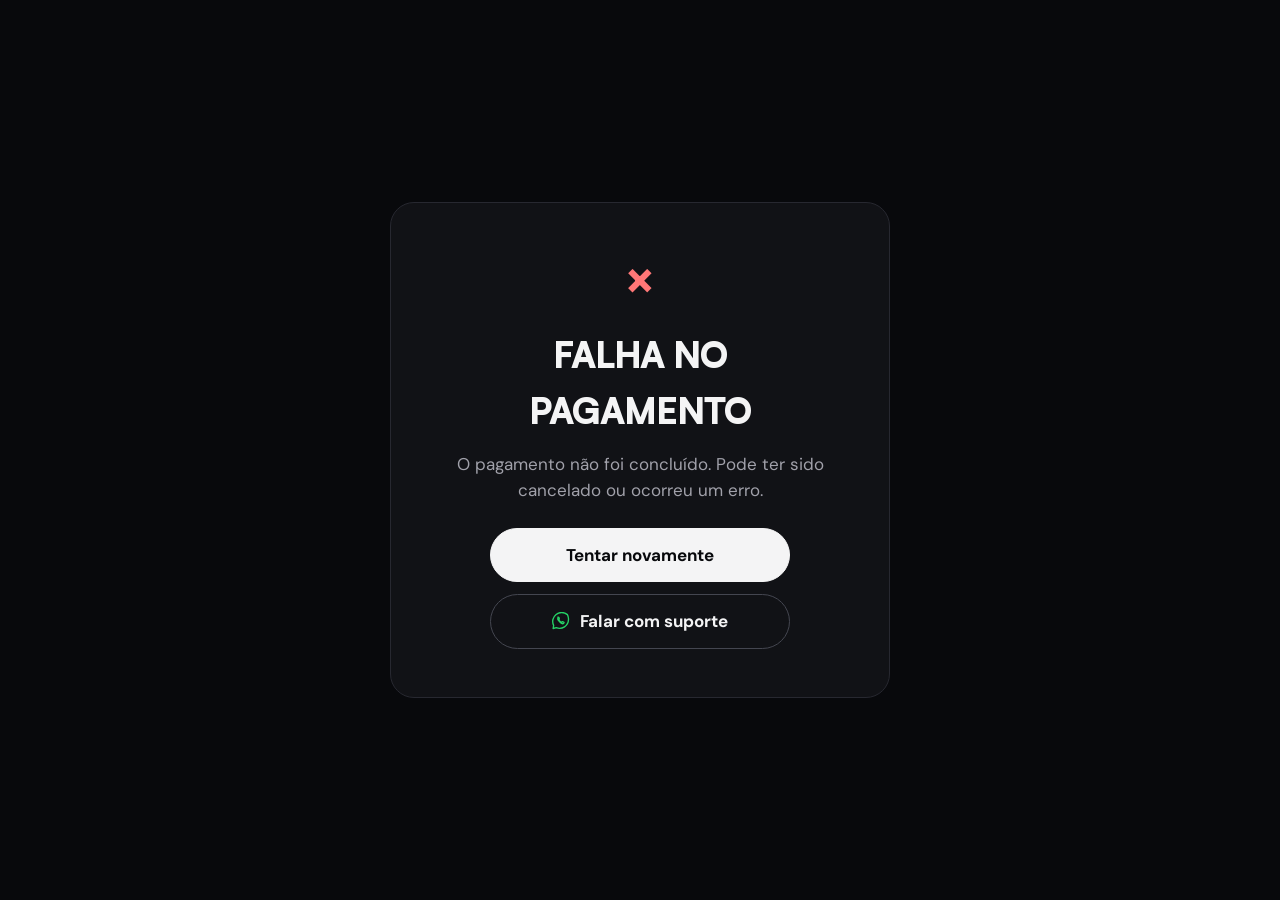
<file: failure.html>
<!DOCTYPE html>
<html lang="pt-BR">
<head>
  <meta charset="UTF-8">
  <meta name="viewport" content="width=device-width, initial-scale=1.0">
  <title>Falha no Pagamento | Yan Epifanio</title>
  <meta name="robots" content="noindex,nofollow">
  <link rel="preconnect" href="https://fonts.googleapis.com">
  <link rel="preconnect" href="https://fonts.gstatic.com" crossorigin>
  <link href="https://fonts.googleapis.com/css2?family=DM+Sans:wght@400;500;600;700&display=swap" rel="stylesheet">
  <link rel="stylesheet" href="css/yan.css?v=18">
  
  <!-- Google Analytics 4 -->
  <script async src="https://www.googletagmanager.com/gtag/js?id=G-MB823YVY9Y"></script>
  <script>
    window.dataLayer = window.dataLayer || [];
    function gtag(){dataLayer.push(arguments);}
    gtag('js', new Date());
    gtag('config', 'G-MB823YVY9Y');
    // Rastrear falha
    gtag('event', 'payment_failed', {
      status: 'failed'
    });
  </script>
</head>
<body>
  <main class="status-page">
    <section class="status-card" aria-labelledby="status-title">
      <div class="status-icon status-icon--failure" aria-hidden="true">×</div>
      <h1 class="status-title" id="status-title">Falha no pagamento</h1>
      <p class="status-message">O pagamento não foi concluído. Pode ter sido cancelado ou ocorreu um erro.</p>
      <div class="status-actions">
        <a class="btn btn--accent" href="https://yanepifanio.com.br">Tentar novamente</a>
        <a class="btn btn--whatsapp" href="https://wa.me/5585996149074?text=Ol%C3%A1%20Yan%2C%20tive%20problemas%20no%20pagamento"><svg width="18" height="18" viewBox="0 0 24 24" fill="none" stroke="currentColor" stroke-width="1.8" stroke-linecap="round" stroke-linejoin="round" aria-hidden="true"><path d="M20.52 3.48A11.9 11.9 0 0 0 2.2 17.9L1.5 22l4.2-1.1A11.9 11.9 0 0 0 22 10.1a11.8 11.8 0 0 0-1.48-6.62Z"/><path d="M8.3 7.7c-.2.2-.6.7-.6 1.3 0 .5.3 1.4.7 2 .7.7 1.7 2.1 2.6 2.9.9.8 2.3 1.7 3.1 1.7.6 0 1.1-.2 1.4-.6l.5-.8c.1-.2.1-.4-.1-.5l-1.8-.9c-.2-.1-.3 0-.5.2l-.6.7c-.1.1-.3.1-.5 0-.5-.2-1.3-.6-2-1.3-.7-.7-1.1-1.5-1.3-2-.1-.2-.1-.4 0-.5l.5-.6c.1-.2.2-.3.1-.5l-.8-1.8c-.1-.2-.3-.2-.5-.2l-.7.1Z"/></svg>Falar com suporte</a>
      </div>
    </section>
  </main>
</body>
</html>
</file>
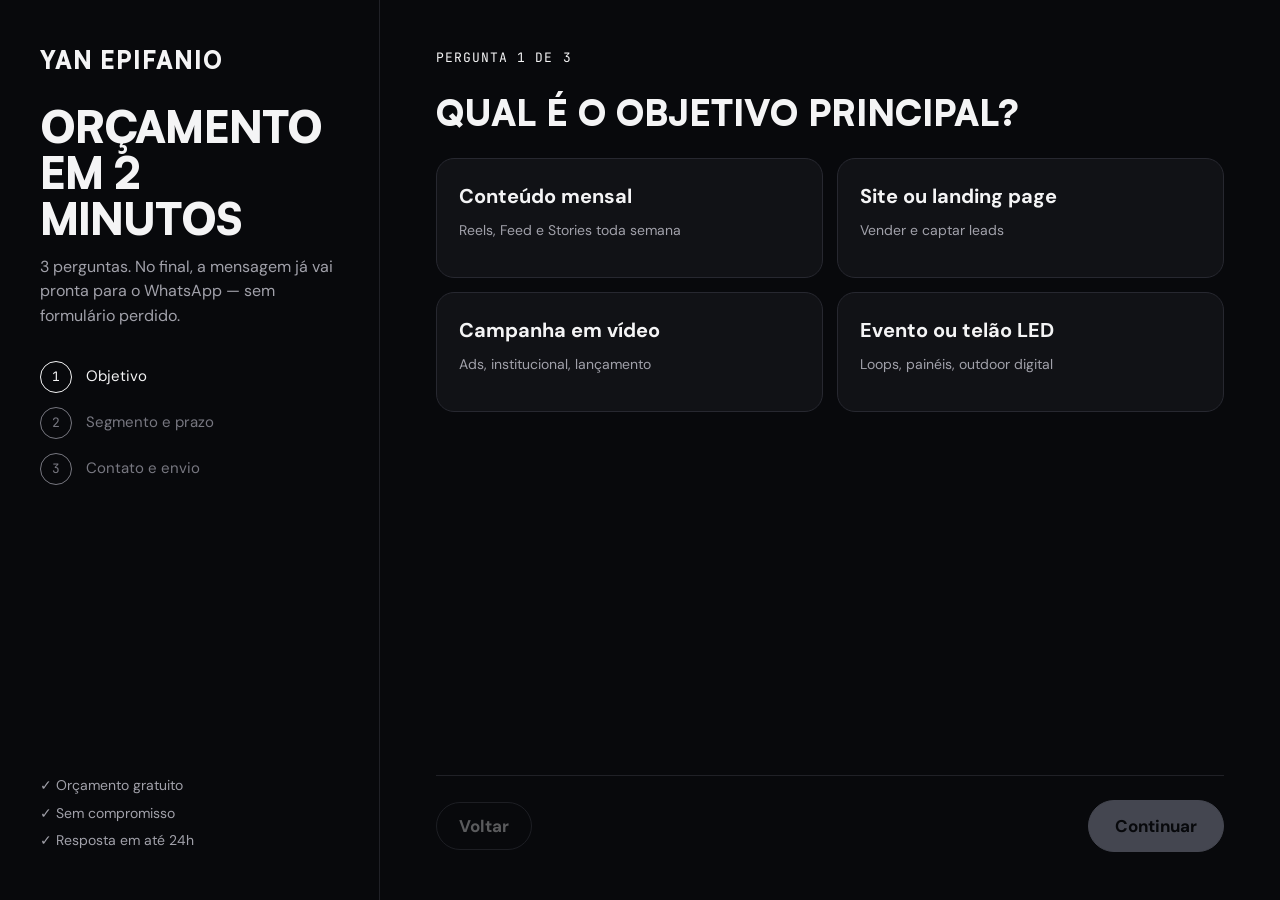
<file: orcamento.html>
<!DOCTYPE html>
<html lang="pt-BR">
<head>
  <meta charset="UTF-8">
  <meta name="viewport" content="width=device-width, initial-scale=1.0">
  <title>Orçamento em 2 minutos — Yan Epifanio</title>
  <meta name="description" content="3 perguntas. No final, a mensagem já vai pronta para o WhatsApp — sem formulário perdido.">
  <meta name="theme-color" content="#0d0d0b">
  <meta name="robots" content="noindex">

  <link rel="preconnect" href="https://fonts.googleapis.com">
  <link rel="preconnect" href="https://fonts.gstatic.com" crossorigin>
  <link href="https://fonts.googleapis.com/css2?family=DM+Sans:opsz,wght@9..40,400;9..40,500;9..40,700&family=JetBrains+Mono:wght@400;500&display=swap" rel="stylesheet">
  <link rel="stylesheet" href="css/yan.css?v=18">
</head>
<body>

  <div class="quiz" id="quiz" data-whats="5585996149074">

    <aside class="quiz__aside">
      <a class="quiz__logo" href="index.html">YAN EPIFANIO</a>
      <div class="quiz__intro">
        <h1 class="quiz__title">Orçamento em 2 minutos</h1>
        <p>3 perguntas. No final, a mensagem já vai pronta para o WhatsApp — sem formulário perdido.</p>
      </div>
      <ol class="quiz__steps" id="quiz-steps" aria-label="Etapas">
        <li class="quiz__step is-current" data-step="1"><span class="quiz__step-num" aria-hidden="true">1</span><span>Objetivo</span></li>
        <li class="quiz__step" data-step="2"><span class="quiz__step-num" aria-hidden="true">2</span><span>Segmento e prazo</span></li>
        <li class="quiz__step" data-step="3"><span class="quiz__step-num" aria-hidden="true">3</span><span>Contato e envio</span></li>
      </ol>
      <ul class="quiz__perks">
        <li>Orçamento gratuito</li><li>Sem compromisso</li><li>Resposta em até 24h</li>
      </ul>
    </aside>

    <main class="quiz__main">

      <!-- pergunta 1 -->
      <section class="quiz__panel" data-panel="1">
        <span class="eyebrow">PERGUNTA 1 DE 3</span>
        <h2 class="quiz__q">Qual é o objetivo principal?</h2>
        <div class="goals" role="group" aria-label="Objetivo" data-pick="goal">
          <button class="goal" type="button" aria-pressed="false" data-value="Conteúdo mensal"><span class="goal__title">Conteúdo mensal</span><span class="goal__sub">Reels, Feed e Stories toda semana</span></button>
          <button class="goal" type="button" aria-pressed="false" data-value="Site ou landing page"><span class="goal__title">Site ou landing page</span><span class="goal__sub">Vender e captar leads</span></button>
          <button class="goal" type="button" aria-pressed="false" data-value="Campanha em vídeo"><span class="goal__title">Campanha em vídeo</span><span class="goal__sub">Ads, institucional, lançamento</span></button>
          <button class="goal" type="button" aria-pressed="false" data-value="Evento ou telão LED"><span class="goal__title">Evento ou telão LED</span><span class="goal__sub">Loops, painéis, outdoor digital</span></button>
        </div>
      </section>

      <!-- pergunta 2 -->
      <section class="quiz__panel" data-panel="2" hidden>
        <span class="eyebrow">PERGUNTA 2 DE 3</span>
        <h2 class="quiz__q">Qual é o seu segmento?</h2>
        <div class="chips" role="group" aria-label="Segmento" data-pick="niche">
          <button class="chip" type="button" aria-pressed="false" data-value="Academia / fitness">Academia / fitness</button>
          <button class="chip" type="button" aria-pressed="false" data-value="Restaurante / food">Restaurante / food</button>
          <button class="chip" type="button" aria-pressed="false" data-value="Eventos / casamento">Eventos / casamento</button>
          <button class="chip" type="button" aria-pressed="false" data-value="Saúde / estética">Saúde / estética</button>
          <button class="chip" type="button" aria-pressed="false" data-value="Varejo / e-commerce">Varejo / e-commerce</button>
          <button class="chip" type="button" aria-pressed="false" data-value="Outro">Outro</button>
        </div>
        <h3 class="quiz__sub">Para quando você precisa?</h3>
        <div class="chips" role="group" aria-label="Prazo" data-pick="deadline">
          <button class="chip" type="button" aria-pressed="false" data-value="Esta semana">Esta semana</button>
          <button class="chip" type="button" aria-pressed="false" data-value="Este mês">Este mês</button>
          <button class="chip" type="button" aria-pressed="false" data-value="Sem pressa">Sem pressa</button>
        </div>
      </section>

      <!-- pergunta 3 -->
      <section class="quiz__panel" data-panel="3" hidden>
        <span class="eyebrow">PERGUNTA 3 DE 3</span>
        <h2 class="quiz__q">Como posso te chamar?</h2>
        <div class="quiz__fields">
          <label class="field">Seu nome
            <input type="text" id="quiz-name" placeholder="Ex.: Ana" autocomplete="given-name" maxlength="60">
          </label>
          <label class="field">Instagram ou site da marca
            <input type="text" id="quiz-handle" placeholder="@suamarca" autocomplete="off" maxlength="80">
          </label>
        </div>
        <div class="preview">
          <span class="preview__label">PRÉVIA DA MENSAGEM</span>
          <p class="preview__text" id="quiz-preview" aria-live="polite"></p>
        </div>
      </section>

      <div class="quiz__foot">
        <button class="btn btn--ghost quiz__back" id="quiz-back" type="button" disabled>Voltar</button>
        <button class="btn btn--accent quiz__next" id="quiz-next" type="button" disabled>Continuar</button>
        <a class="btn btn--whatsapp quiz__send" id="quiz-send" href="https://wa.me/5585996149074" target="_blank" rel="noopener" hidden>Enviar no WhatsApp
          <svg width="18" height="18" viewBox="0 0 24 24" fill="none" stroke="currentColor" stroke-width="1.8" stroke-linecap="round" stroke-linejoin="round" aria-hidden="true"><path d="M20.52 3.48A11.9 11.9 0 0 0 2.2 17.9L1.5 22l4.2-1.1A11.9 11.9 0 0 0 22 10.1a11.8 11.8 0 0 0-1.48-6.62Z"/><path d="M8.3 7.7c-.2.2-.6.7-.6 1.3 0 .5.3 1.4.7 2 .7.7 1.7 2.1 2.6 2.9.9.8 2.3 1.7 3.1 1.7.6 0 1.1-.2 1.4-.6l.5-.8c.1-.2.1-.4-.1-.5l-1.8-.9c-.2-.1-.3 0-.5.2l-.6.7c-.1.1-.3.1-.5 0-.5-.2-1.3-.6-2-1.3-.7-.7-1.1-1.5-1.3-2-.1-.2-.1-.4 0-.5l.5-.6c.1-.2.2-.3.1-.5l-.8-1.8c-.1-.2-.3-.2-.5-.2l-.7.1Z"/></svg></a>
      </div>
    </main>
  </div>

  <script src="js/orcamento.js?v=4"></script>
</body>
</html>
</file>
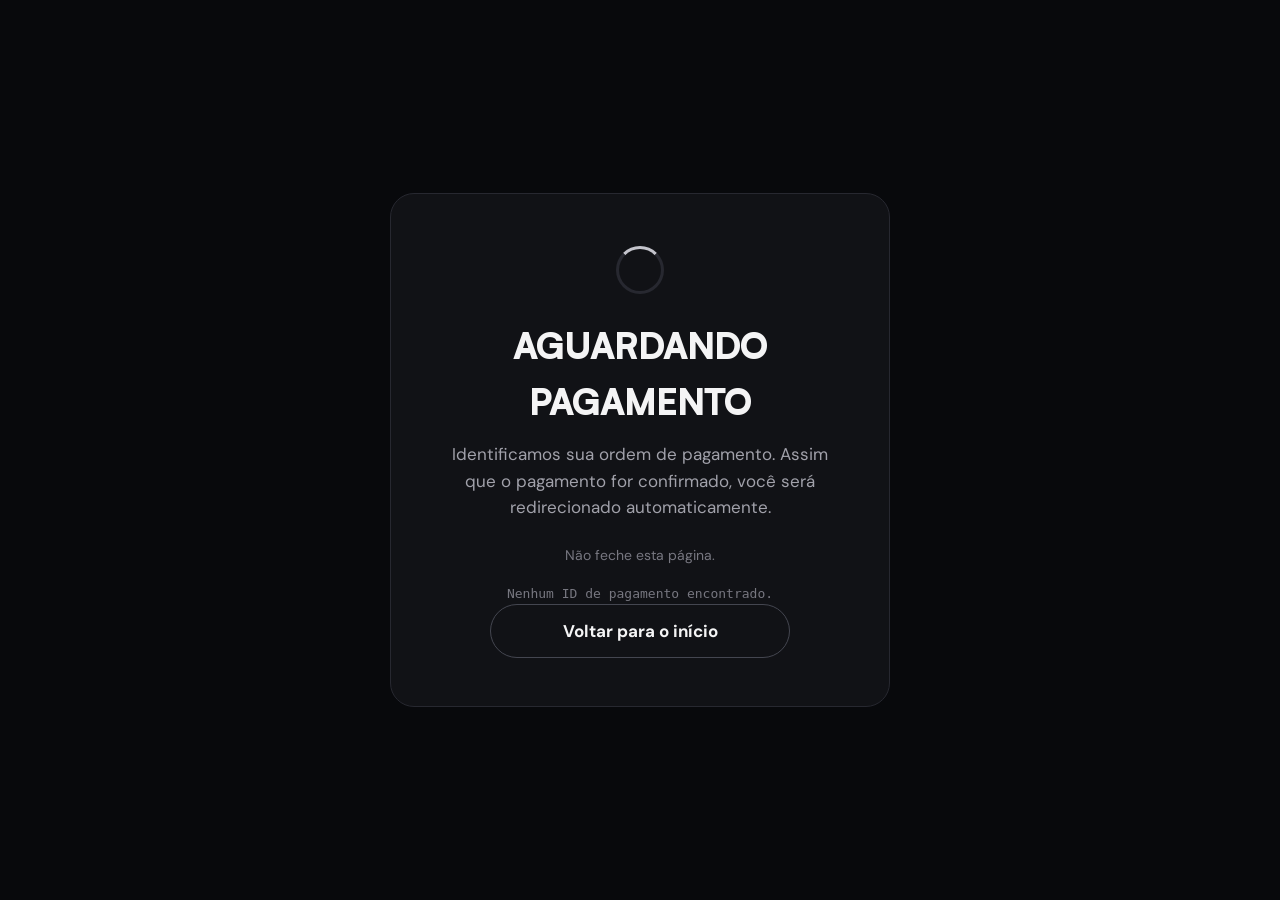
<file: pending.html>
<!DOCTYPE html>
<html lang="pt-BR">
<head>
  <meta charset="UTF-8">
  <meta name="viewport" content="width=device-width, initial-scale=1.0">
  <title>Aguardando Pagamento | Yan Epifanio</title>
  <meta name="robots" content="noindex,nofollow">
  <link rel="preconnect" href="https://fonts.googleapis.com">
  <link rel="preconnect" href="https://fonts.gstatic.com" crossorigin>
  <link href="https://fonts.googleapis.com/css2?family=DM+Sans:wght@400;500;600;700&display=swap" rel="stylesheet">
  <link rel="stylesheet" href="css/yan.css?v=18">
  
  <!-- Google Analytics 4 -->
  <script async src="https://www.googletagmanager.com/gtag/js?id=G-MB823YVY9Y"></script>
  <script>
    window.dataLayer = window.dataLayer || [];
    function gtag(){dataLayer.push(arguments);}
    gtag('js', new Date());
    gtag('config', 'G-MB823YVY9Y');
    // Rastrear pagamento pendente
    gtag('event', 'payment_pending', {
      status: 'pending'
    });
  </script>
</head>
<body>
  <main class="status-page">
    <section class="status-card" aria-labelledby="status-title">
      <div class="status-spinner" aria-hidden="true"></div>
      <h1 class="status-title" id="status-title">Aguardando pagamento</h1>
      <p class="status-message">Identificamos sua ordem de pagamento. Assim que o pagamento for confirmado, você será redirecionado automaticamente.</p>
      <p class="status-note">Não feche esta página.</p>
      <p class="status-detail" id="debug" role="status" aria-live="polite">Carregando...</p>
      <div class="status-actions">
        <a href="https://yanepifanio.com.br" class="btn btn--ghost">Voltar para o início</a>
      </div>
    </section>
  </main>

  <script>
    (function() {
      const urlParams = new URLSearchParams(window.location.search);
      const paymentId = urlParams.get('payment_id') || urlParams.get('collection_id');
      const debugEl = document.getElementById('debug');

      if (!paymentId) {
        debugEl.textContent = 'Nenhum ID de pagamento encontrado.';
        return;
      }

      debugEl.textContent = `Aguardando confirmação do pagamento ID: ${paymentId}`;

      let attempts = 0;
      const maxAttempts = 120; // 120 * 3s = 6 minutos

      function recordPurchaseAndRedirect() {
        let redirected = false;
        function redirect() {
          if (redirected) return;
          redirected = true;
          window.location.assign(`/success.html?payment_id=${encodeURIComponent(paymentId)}`);
        }

        gtag('event', 'purchase', {
          transaction_id: paymentId,
          event_callback: redirect,
          event_timeout: 1500
        });
        setTimeout(redirect, 1800);
      }

      async function checkStatus() {
        try {
          const response = await fetch(
            `https://mercado-pago-api.yan-dossantos-543.workers.dev/payment_status?payment_id=${encodeURIComponent(paymentId)}`,
            { cache: 'no-store' }
          );

          const raw = await response.text();
          let data;
          try {
            data = JSON.parse(raw);
          } catch (_) {
            debugEl.textContent = 'Erro ao processar resposta do servidor. Tentando novamente...';
            setTimeout(checkStatus, 5000);
            return;
          }

          if (!response.ok) {
            debugEl.textContent = `Erro ${response.status}: ${data.error || 'Falha na consulta'}. Tentando novamente...`;
            setTimeout(checkStatus, 5000);
            return;
          }

          // ✅ Redireciona para sucesso
          if (data.status === 'approved') {
            recordPurchaseAndRedirect();
            return;
          }

          // ❌ Redireciona para falha (incluindo charged_back)
          if (
            data.status === 'rejected' ||
            data.status === 'cancelled' ||
            data.status === 'refunded' ||
            data.status === 'charged_back'
          ) {
            window.location.href = `/failure.html?payment_id=${encodeURIComponent(paymentId)}`;
            return;
          }

          // ⏳ Ainda pendente (in_process, pending, etc.)
          attempts++;
          if (attempts >= maxAttempts) {
            debugEl.textContent = 'O pagamento está demorando mais que o esperado. Você pode verificar manualmente ou tentar novamente.';
            return;
          }

          debugEl.textContent = `Aguardando... (${Math.floor(attempts * 3)}s)`;
          setTimeout(checkStatus, 3000);

        } catch (error) {
          console.error('Erro ao verificar status:', error);
          debugEl.textContent = 'Erro ao consultar status. Tentando novamente...';
          setTimeout(checkStatus, 5000);
        }
      }

      checkStatus();
    })();
  </script>
</body>
</html>
</file>
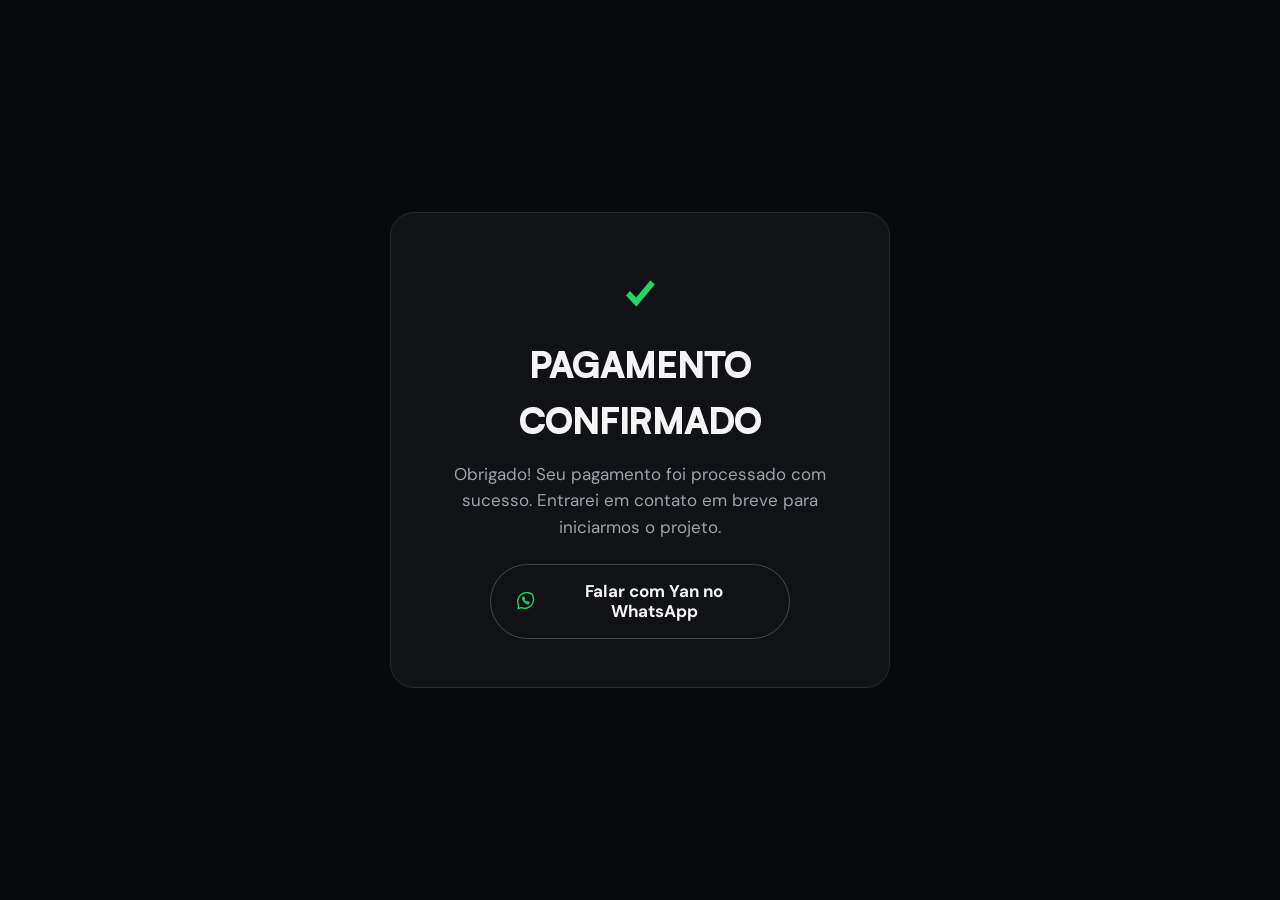
<file: success.html>
<!DOCTYPE html>
<html lang="pt-BR">
<head>
  <meta charset="UTF-8">
  <meta name="viewport" content="width=device-width, initial-scale=1.0">
  <title>Pagamento Confirmado | Yan Epifanio</title>
  <meta name="robots" content="noindex,nofollow">
  <link rel="preconnect" href="https://fonts.googleapis.com">
  <link rel="preconnect" href="https://fonts.gstatic.com" crossorigin>
  <link href="https://fonts.googleapis.com/css2?family=DM+Sans:wght@400;500;600;700&display=swap" rel="stylesheet">
  <link rel="stylesheet" href="css/yan.css?v=18">
  
  <!-- Google Analytics 4 -->
  <script async src="https://www.googletagmanager.com/gtag/js?id=G-MB823YVY9Y"></script>
  <script>
    window.dataLayer = window.dataLayer || [];
    function gtag(){dataLayer.push(arguments);}
    gtag('js', new Date());
    gtag('config', 'G-MB823YVY9Y');
  </script>
</head>
<body>
  <main class="status-page">
    <section class="status-card" aria-labelledby="status-title">
      <div class="status-icon status-icon--success" aria-hidden="true">✓</div>
      <h1 class="status-title" id="status-title">Pagamento confirmado</h1>
      <p class="status-message">Obrigado! Seu pagamento foi processado com sucesso. Entrarei em contato em breve para iniciarmos o projeto.</p>
      <div class="status-actions">
        <a class="btn btn--whatsapp" href="https://wa.me/5585996149074?text=Ol%C3%A1%20Yan%2C%20acabei%20de%20pagar%20o%20Pix!"><svg width="18" height="18" viewBox="0 0 24 24" fill="none" stroke="currentColor" stroke-width="1.8" stroke-linecap="round" stroke-linejoin="round" aria-hidden="true"><path d="M20.52 3.48A11.9 11.9 0 0 0 2.2 17.9L1.5 22l4.2-1.1A11.9 11.9 0 0 0 22 10.1a11.8 11.8 0 0 0-1.48-6.62Z"/><path d="M8.3 7.7c-.2.2-.6.7-.6 1.3 0 .5.3 1.4.7 2 .7.7 1.7 2.1 2.6 2.9.9.8 2.3 1.7 3.1 1.7.6 0 1.1-.2 1.4-.6l.5-.8c.1-.2.1-.4-.1-.5l-1.8-.9c-.2-.1-.3 0-.5.2l-.6.7c-.1.1-.3.1-.5 0-.5-.2-1.3-.6-2-1.3-.7-.7-1.1-1.5-1.3-2-.1-.2-.1-.4 0-.5l.5-.6c.1-.2.2-.3.1-.5l-.8-1.8c-.1-.2-.3-.2-.5-.2l-.7.1Z"/></svg>Falar com Yan no WhatsApp</a>
      </div>
    </section>
  </main>
</body>
</html>
</file>
<file: css/yan.css>
/* =====================================================================
   YAN EPIFANIO — site (home + orçamento)
   Página fluida: container de 1280px, mobile (< 900px) em coluna com a
   barra fixa de ações. Convenções BEM,
   revelação ao rolar (.rv + .is-in), header .is-solid / .is-open,
   acordeão .accordion__item.is-open e prefers-reduced-motion.
   ===================================================================== */

:root {
  --bg: #08090c;
  --fg: #f4f4f5;
  --muted: #a1a1aa;
  --muted-2: #c4c4cc;
  --dim: #777780;
  --line: #202127;
  --line-2: #272830;
  --card: #111216;
  --card-2: #17181d;
  --card-3: #202127;
  --border-2: #2b2d34;
  --border-3: #444650;
  --light: #f4f4f5;
  --on-light: #4b4b52;
  --on-light-2: #292a30;
  --accent: #f4f4f5;
  --signal: #c4ff3d;
  --whatsapp: #25d366;

  --display: "Satoshi", "Helvetica Neue", Arial, sans-serif;
  --sans: "DM Sans", system-ui, -apple-system, "Segoe UI", sans-serif;
  --mono: "JetBrains Mono", ui-monospace, "SF Mono", Menlo, monospace;

  --wrap: 1280px;
  --gutter: 24px;
  --header-h: 81px;
  --ease-out: cubic-bezier(.2, .8, .2, 1);
}

@font-face {
  font-family: "Satoshi";
  src: url("../assets/fonts/Satoshi-Variable.woff2") format("woff2");
  font-style: normal;
  font-weight: 300 900;
  font-display: swap;
}

*, *::before, *::after { box-sizing: border-box; }

html { -webkit-text-size-adjust: 100%; scroll-behavior: auto; }
html, body { overflow-x: clip; }
@supports not (overflow-x: clip) { html, body { overflow-x: hidden; } }

body {
  margin: 0;
  background: var(--bg);
  color: var(--fg);
  font-family: var(--sans);
  font-size: 17px;
  line-height: 1.55;
}
body.no-scroll { overflow: hidden; }

img, video { display: block; max-width: 100%; }
h1, h2, h3, p, figure, dl, dd { margin: 0; }
h1, h2, h3 {
  font-family: var(--display);
  font-weight: 900;
  text-transform: uppercase;
}
.hero__title .accent, .cta__title .accent { color: var(--muted-2); }
a { color: inherit; text-decoration: none; }
button { font: inherit; color: inherit; }
ul, ol { margin: 0; padding: 0; list-style: none; }

.wrap { max-width: var(--wrap); margin: 0 auto; padding-left: var(--gutter); padding-right: var(--gutter); }
.sec { padding-top: 112px; padding-bottom: 40px; scroll-margin-top: calc(var(--header-h) - 16px); }
.sec__head { display: flex; flex-wrap: wrap; justify-content: space-between; align-items: end; gap: 24px; }
.sec__title { font-size: 56px; line-height: 1.05; letter-spacing: -.02em; }
.sec__lead { max-width: 380px; color: var(--muted); }
.eyebrow { font-family: var(--mono); font-size: 13px; letter-spacing: .08em; color: var(--accent); }

/* ---------- botões (pílulas) ---------- */
.btn {
  display: inline-flex;
  align-items: center;
  justify-content: center;
  gap: 10px;
  min-height: 52px;
  padding: 16px 26px;
  border: 1px solid transparent;
  border-radius: 999px;
  font-weight: 700;
  line-height: 1.2;
  cursor: pointer;
  transition: background .25s, color .25s, border-color .25s, scale .25s var(--ease-out), filter .25s;
}
.btn--accent { background: var(--accent); border-color: var(--accent); color: var(--bg); }
.btn--budget { background: var(--signal); border-color: var(--signal); color: var(--bg); }
.btn--whatsapp { background: transparent; border-color: var(--border-3); color: var(--fg); }
.btn--ghost { background: transparent; border-color: var(--border-3); color: var(--fg); }
.btn--dark { background: var(--bg); border-color: var(--bg); color: var(--light); }
.btn--sm { min-height: 44px; padding: 12px 20px; font-size: 15px; }
.btn--lg { min-height: 56px; padding: 18px 30px; font-size: 18px; }
.btn:hover { scale: 1.03; filter: brightness(1.06); }
.btn--accent:hover { background: transparent; border-color: var(--fg); color: var(--fg); filter: none; }
.btn--budget:hover { background: transparent; border-color: var(--signal); color: var(--signal); filter: none; }
.btn--whatsapp:hover, .btn--ghost:hover { background: var(--fg); border-color: var(--fg); color: var(--bg); filter: none; }
.btn--dark:hover { background: transparent; border-color: var(--bg); color: var(--bg); filter: none; }
.btn:active { scale: .98; }
.btn svg { flex: 0 0 auto; }
.btn--whatsapp svg, .buybar__whats svg { color: var(--whatsapp); }

/* =====================================================================
   HEADER
   ===================================================================== */
.header {
  position: sticky;
  top: 0;
  z-index: 100;
  background: rgba(13, 13, 11, .92);
  border-bottom: 1px solid var(--line);
  transition: background .3s, box-shadow .3s;
}
.header.is-solid {
  -webkit-backdrop-filter: blur(10px);
          backdrop-filter: blur(10px);
  box-shadow: 0 4px 24px rgba(0, 0, 0, .35);
}
.header__inner {
  display: flex;
  align-items: center;
  justify-content: space-between;
  gap: 16px;
  padding-top: 18px;
  padding-bottom: 18px;
}
.header__logo {
  position: relative;
  z-index: 3;
  font-family: var(--display);
  font-weight: 900;
  font-size: 26px;
  letter-spacing: .04em;
  line-height: 1;
}
.header__nav { display: flex; align-items: center; gap: 28px; }
.header__links { display: flex; flex-wrap: wrap; gap: 28px; font-size: 15px; color: var(--muted); }
.header__link { position: relative; padding: 6px 0; transition: color .25s; }
.header__link::after {
  content: "";
  position: absolute;
  left: 0; right: 0; bottom: 0;
  height: 2px;
  background: var(--accent);
  transform: scaleX(0);
  transform-origin: left;
  transition: transform .3s var(--ease-out);
}
.header__link:hover, .header__link.is-active { color: var(--fg); }
.header__link:hover::after, .header__link.is-active::after { transform: scaleX(1); }
.header__cta { position: relative; z-index: 3; }

.header__burger {
  display: none;
  position: relative;
  z-index: 3;
  width: 44px;
  height: 44px;
  padding: 0;
  border: 1px solid var(--border-3);
  border-radius: 50%;
  background: transparent;
  cursor: pointer;
}
.header__burger span {
  position: absolute;
  left: 12px; right: 12px;
  height: 2px;
  border-radius: 2px;
  background: var(--fg);
  transition: transform .35s var(--ease-out), opacity .25s, top .35s var(--ease-out);
}
.header__burger span:nth-child(1) { top: 16px; }
.header__burger span:nth-child(2) { top: 26px; }
.header.is-open .header__burger span:nth-child(1) { top: 21px; transform: rotate(45deg); }
.header.is-open .header__burger span:nth-child(2) { top: 21px; transform: rotate(-45deg); }

/* =====================================================================
   HERO
   ===================================================================== */
.hero {
  display: flex;
  flex-wrap: wrap;
  align-items: center;
  gap: 56px;
  padding-top: 88px;
  padding-bottom: 72px;
}
.hero__text { flex: 1 1 520px; min-width: 0; display: flex; flex-direction: column; gap: 28px; }
.hero__status {
  display: inline-flex;
  align-items: center;
  gap: 10px;
  font-family: var(--mono);
  font-size: 13px;
  letter-spacing: .08em;
  text-transform: uppercase;
  color: var(--muted);
}
.hero__dot { width: 8px; height: 8px; border-radius: 50%; background: var(--accent); flex: 0 0 auto; }
.hero__title { font-size: 76px; line-height: 1.02; letter-spacing: -.025em; }
.accent { color: var(--accent); }
.hero__lead { max-width: 540px; font-size: 20px; color: var(--muted-2); }
.hero__actions { display: flex; flex-wrap: wrap; gap: 14px; }

.hero__reels {
  flex: 1 1 460px;
  min-width: 0;
  display: grid;
  grid-template-columns: repeat(3, minmax(0, 1fr));
  gap: 14px;
  align-items: end;
}
.reel {
  position: relative;
  aspect-ratio: 9 / 16;
  display: flex;
  flex-direction: column;
  justify-content: space-between;
  padding: 14px;
  border: 1px solid var(--border-2);
  border-radius: 18px;
  background: var(--card-2);
  overflow: hidden;
  transition: translate .3s var(--ease-out);
}
.reel__video { position: absolute; inset: 0; width: 100%; height: 100%; object-fit: cover; }
.reel__file, .reel__name { position: relative; z-index: 1; }
.reel:nth-child(1) { transform: translateY(24px); }
.reel:nth-child(3) { transform: translateY(48px); }
.reel--active { background: var(--card-3); border-color: var(--accent); }
.reel__file { font-family: var(--mono); font-size: 12px; color: var(--fg); text-shadow: 0 1px 5px rgba(0, 0, 0, .8); }
.reel__name { font-weight: 700; font-size: 15px; text-shadow: 0 1px 5px rgba(0, 0, 0, .8); }

/* =====================================================================
   PROVAS (faixa de números)
   ===================================================================== */
.proof { margin-top: 40px; border-top: 1px solid var(--line); border-bottom: 1px solid var(--line); }
.proof__grid {
  display: grid;
  grid-template-columns: repeat(auto-fit, minmax(200px, 1fr));
  gap: 24px;
  padding-top: 28px;
  padding-bottom: 28px;
}
.stat { display: flex; flex-direction: column; gap: 2px; }
.stat__num { font-family: var(--display); font-weight: 900; font-size: 44px; line-height: 1; }
.stat__label { color: var(--muted); font-size: 15px; }

/* =====================================================================
   OBJETIVO (roteador)
   ===================================================================== */
.objetivo { display: flex; flex-direction: column; gap: 40px; }
.objetivo .sec__title { max-width: 720px; }
.routes { display: grid; grid-template-columns: repeat(auto-fit, minmax(260px, 1fr)); gap: 16px; }
.route {
  display: flex;
  flex-direction: column;
  gap: 18px;
  min-height: 280px;
  padding: 28px;
  border: 1px solid var(--line-2);
  border-radius: 22px;
  background: var(--card);
  transition: border-color .3s, translate .3s var(--ease-out);
}
.route:hover { border-color: var(--border-3); translate: 0 -3px; }
.route__num { font-family: var(--mono); font-size: 13px; color: var(--accent); }
.route__title { font-size: 26px; font-weight: 700; line-height: 1.2; }
.route__desc { flex-grow: 1; color: var(--muted); font-size: 15px; }
.route__foot {
  display: flex;
  justify-content: space-between;
  align-items: center;
  padding-top: 16px;
  border-top: 1px solid var(--line-2);
}
.route__arrow { transition: translate .3s var(--ease-out); }
.route:hover .route__arrow { translate: 4px 0; }

/* =====================================================================
   CASES
   ===================================================================== */
.cases { display: flex; flex-direction: column; gap: 36px; }
.filters { display: flex; flex-wrap: wrap; gap: 8px; }
.chip {
  min-height: 44px;
  padding: 10px 18px;
  border: 1px solid var(--border-3);
  border-radius: 999px;
  background: transparent;
  color: var(--fg);
  font-size: 14px;
  cursor: pointer;
  transition: background .25s, color .25s, border-color .25s;
}
.chip:hover { border-color: var(--fg); }
.chip.is-active, .chip[aria-pressed="true"] { background: var(--accent); border-color: var(--accent); color: var(--bg); font-weight: 700; }
.cases__grid { display: grid; grid-template-columns: repeat(3, minmax(0, 1fr)); gap: 28px 24px; padding-inline: var(--gutter); }
.case { display: flex; flex-direction: column; gap: 16px; width: 100%; max-width: 320px; margin-inline: auto; }
.case[hidden] { display: none; }
.case__media {
  aspect-ratio: 9 / 16;
  display: flex;
  align-items: center;
  justify-content: center;
  border: 1px solid var(--border-2);
  border-radius: 20px;
  background: var(--card-2);
  color: var(--muted);
  font-family: var(--mono);
  font-size: 13px;
  overflow: hidden;
}
.case__media video, .case__media img { width: 100%; height: 100%; object-fit: cover; }
.case__head { display: flex; justify-content: space-between; align-items: baseline; gap: 12px; }
.case__title { font-size: 22px; }
.case__tag { font-family: var(--mono); font-size: 12px; color: var(--muted); white-space: nowrap; }
.case__info { display: grid; grid-template-columns: 96px minmax(0, 1fr); gap: 6px 12px; font-size: 15px; }
.case__info dt { color: var(--muted); }
.case__result { color: var(--accent); font-weight: 700; }
.cases__empty { color: var(--muted); }
.link { align-self: flex-start; padding-bottom: 4px; border-bottom: 1px solid var(--accent); transition: color .25s; }
.link:hover { color: var(--accent); }

/* =====================================================================
   PLANOS
   ===================================================================== */
.planos { display: flex; flex-direction: column; gap: 40px; }
.planos__intro { display: flex; flex-direction: column; gap: 14px; max-width: 760px; }
.planos__intro p, .planos__note { color: var(--muted); }
.planos__note { font-size: 15px; }
.planos__note a { color: var(--accent); }
.plans { display: grid; grid-template-columns: repeat(auto-fit, minmax(290px, 1fr)); gap: 16px; align-items: stretch; }
.plan {
  display: flex;
  flex-direction: column;
  gap: 22px;
  padding: 32px;
  border: 1px solid var(--line-2);
  border-radius: 24px;
  background: var(--card);
}
.plan__head { display: flex; justify-content: space-between; align-items: center; gap: 12px; }
.plan__name { font-weight: 700; font-size: 20px; }
.plan__badge {
  padding: 7px 12px;
  border: 1px solid var(--bg);
  border-radius: 8px;
  background: var(--bg);
  color: var(--light);
  font-size: 12px;
  font-weight: 700;
  white-space: nowrap;
}
.plan__price { font-family: var(--display); font-weight: 900; font-size: 56px; line-height: 1; }
.plan__per { font-family: var(--sans); font-weight: 400; font-size: 17px; color: var(--muted); }
.plan__list { display: flex; flex-direction: column; gap: 10px; font-size: 15px; flex-grow: 1; }
.plan__list li::before { content: "\2713\0020"; }
.plan__cta { min-height: 48px; padding: 14px; }
.plan--featured { background: var(--light); border-color: var(--light); color: var(--bg); position: relative; }
.plan--featured .plan__per { color: var(--on-light); }

/* =====================================================================
   SITES
   ===================================================================== */
.sites { display: flex; flex-wrap: wrap; gap: 48px; }
.sites__intro { flex: 1 1 360px; min-width: 0; display: flex; flex-direction: column; gap: 16px; }
.sites__intro p { color: var(--muted); }
.sites__list { flex: 2 1 560px; min-width: 0; display: flex; flex-direction: column; }
.offer {
  display: flex;
  flex-wrap: wrap;
  justify-content: space-between;
  gap: 16px;
  padding: 28px 0;
  border-top: 1px solid var(--line-2);
}
.offer:last-child { border-bottom: 1px solid var(--line-2); }
.offer__text { flex: 1 1 280px; }
.offer__name { font-size: 24px; font-weight: 700; }
.offer__desc { color: var(--muted); font-size: 15px; }
.offer__price { font-family: var(--display); font-weight: 900; font-size: 36px; line-height: 1.2; }
.offer__price small { font-family: var(--sans); font-weight: 400; font-size: 14px; color: var(--muted); }
.sites__note { max-width: 680px; padding-top: 16px; color: var(--muted); font-size: 14px; }

/* =====================================================================
   EDIÇÃO & REELS (bloco claro)
   ===================================================================== */
.reels { margin-top: 112px; padding: 0; background: var(--light); color: var(--bg); }
.reels__inner {
  display: flex;
  flex-wrap: wrap;
  align-items: center;
  gap: 48px;
  padding-top: 96px;
  padding-bottom: 96px;
}
.reels__text { flex: 1 1 480px; min-width: 0; display: flex; flex-direction: column; gap: 20px; }
.reels__text .eyebrow { color: var(--on-light); }
.reels__title { font-size: 60px; line-height: 1.04; letter-spacing: -.02em; }
.reels__lead { max-width: 520px; font-size: 19px; color: var(--on-light-2); }
.tags { display: flex; flex-wrap: wrap; gap: 10px; font-size: 14px; }
.tag { padding: 8px 14px; border: 1px solid var(--bg); border-radius: 999px; }
.reels__video {
  flex: 0 1 380px;
  width: 100%;
  max-width: 380px;
  min-width: 0;
  aspect-ratio: 9 / 16;
  margin: 0 auto;
  position: relative;
  display: flex;
  align-items: center;
  justify-content: center;
  overflow: hidden;
  border-radius: 20px;
  background: var(--bg);
  color: var(--muted);
  font-family: var(--mono);
  font-size: 13px;
}
.reels__video video { position: absolute; inset: 0; width: 100%; height: 100%; object-fit: cover; background: var(--bg); }

/* =====================================================================
   EXPERIÊNCIA EM PAINÉIS LED
   ===================================================================== */
.led-case { padding-top: 48px; }
.led-case__inner {
  display: grid;
  grid-template-columns: minmax(0, 320px) minmax(0, 1fr);
  align-items: center;
  gap: clamp(32px, 6vw, 80px);
  max-width: 1100px;
  margin: 0 auto;
  padding: clamp(24px, 4vw, 48px);
  border: 1px solid var(--line-2);
  border-radius: 28px;
  background: var(--card);
}
.led-case__media {
  width: 100%;
  max-width: 320px;
  aspect-ratio: 9 / 16;
  margin: 0 auto;
  overflow: hidden;
  border-radius: 18px;
  background: var(--card-2);
}
.led-case__media img { width: 100%; height: 100%; object-fit: cover; }
.led-case__content { display: flex; flex-direction: column; gap: 20px; min-width: 0; }
.led-case__title { max-width: 620px; font-size: clamp(40px, 5vw, 64px); line-height: 1.04; letter-spacing: -.02em; }
.led-case__lead { max-width: 560px; color: var(--muted-2); font-size: 18px; }

/* =====================================================================
   PROCESSO
   ===================================================================== */
.processo { display: flex; flex-direction: column; gap: 40px; }
.steps { display: grid; grid-template-columns: repeat(auto-fit, minmax(260px, 1fr)); gap: 16px; }
.step { display: flex; flex-direction: column; gap: 8px; padding-top: 20px; border-top: 2px solid var(--border-3); }
.step:first-child { border-top-color: var(--accent); }
.step__meta { font-family: var(--mono); font-size: 13px; color: var(--muted); }
.step__title { font-size: 22px; font-weight: 700; }
.step__desc { color: var(--muted); font-size: 15px; }

/* =====================================================================
   DEPOIMENTOS
   ===================================================================== */
.depoimentos { display: flex; flex-direction: column; gap: 40px; }
.quotes { display: grid; grid-template-columns: repeat(auto-fit, minmax(280px, 1fr)); gap: 16px; }
.quote {
  display: flex;
  flex-direction: column;
  gap: 20px;
  padding: 28px;
  border: 1px solid var(--line-2);
  border-radius: 22px;
  background: var(--card);
}
.quote blockquote { margin: 0; font-size: 18px; flex-grow: 1; }
.quote figcaption { display: flex; align-items: center; gap: 14px; }
.quote__avatar {
  flex: 0 0 auto;
  width: 48px;
  height: 48px;
  display: inline-flex;
  align-items: center;
  justify-content: center;
  border-radius: 50%;
  background: var(--border-2);
  color: var(--muted);
  font-size: 11px;
  overflow: hidden;
}
.quote__avatar img { width: 100%; height: 100%; object-fit: cover; }
.quote__who { display: flex; flex-direction: column; }
.quote__role { color: var(--muted); font-size: 14px; }

/* =====================================================================
   PIX
   ===================================================================== */
.pix__box {
  display: flex;
  flex-wrap: wrap;
  align-items: center;
  justify-content: space-between;
  gap: 32px;
  padding: 40px;
  border: 1px solid var(--line-2);
  border-radius: 28px;
  background: var(--card);
}
.pix__text { flex: 1 1 380px; display: flex; flex-direction: column; gap: 10px; }
.pix__title { font-size: 32px; line-height: 1.15; }
.pix__text p { color: var(--muted); font-size: 15px; }
.pix__form { flex: 1 1 420px; display: flex; flex-wrap: wrap; gap: 12px; align-items: end; }
.field { display: flex; flex-direction: column; gap: 6px; font-size: 14px; color: var(--muted); }
.pix__form .field { flex: 1 1 220px; }
.pix__custom-amount[hidden], .pix__status[hidden] { display: none; }
.pix__status { flex: 1 0 100%; color: var(--muted); font-size: 14px; }
.pix__status.is-error { color: #ff8a70; }
.field select, .field input {
  width: 100%;
  min-height: 50px;
  padding: 14px;
  border: 1px solid var(--border-3);
  border-radius: 12px;
  background: var(--bg);
  color: var(--fg);
  font: inherit;
  font-size: 17px;
}
.field select:focus, .field input:focus { outline: 2px solid var(--accent); outline-offset: 1px; }
.pix__btn { min-height: 50px; padding: 15px 24px; }

/* =====================================================================
   FAQ (acordeão)
   ===================================================================== */
.faq { display: flex; flex-wrap: wrap; gap: 48px; }
.faq .sec__title { flex: 1 1 320px; }
.accordion { flex: 2 1 560px; min-width: 0; display: flex; flex-direction: column; }
.accordion__item { border-top: 1px solid var(--line-2); }
.accordion__item:last-child { border-bottom: 1px solid var(--line-2); }
.accordion__title {
  width: 100%;
  display: flex;
  align-items: center;
  justify-content: space-between;
  gap: 16px;
  padding: 22px 0;
  border: 0;
  background: transparent;
  color: inherit;
  font-size: 20px;
  font-weight: 700;
  text-align: left;
  cursor: pointer;
}
.accordion__chevron { flex: 0 0 auto; width: 20px; height: 20px; transition: transform .3s var(--ease-out); }
.accordion__item.is-open .accordion__chevron { transform: rotate(180deg); }
.accordion__content {
  display: grid;
  grid-template-rows: 0fr;
  transition: grid-template-rows .35s var(--ease-out);
}
.accordion__content > p { overflow: hidden; color: var(--muted); }
.accordion__item.is-open .accordion__content { grid-template-rows: 1fr; }
.accordion__item.is-open .accordion__content > p { padding-bottom: 22px; }

/* =====================================================================
   CTA FINAL + RODAPÉ
   ===================================================================== */
.cta { display: flex; flex-direction: column; align-items: flex-start; gap: 32px; padding-top: 128px; padding-bottom: 112px; }
.cta__title { max-width: 1100px; font-size: 88px; line-height: 1; letter-spacing: -.03em; }
.cta__row { display: flex; flex-wrap: wrap; align-items: center; gap: 14px; }
.cta__note { color: var(--muted); font-size: 15px; }

.footer { border-top: 1px solid var(--line); }
.footer__inner {
  display: flex;
  flex-wrap: wrap;
  justify-content: space-between;
  gap: 16px;
  padding-top: 32px;
  padding-bottom: 32px;
  font-size: 14px;
  color: var(--muted);
}
.footer__links { display: flex; gap: 20px; }
.footer__links a:hover { color: var(--fg); }

/* barra fixa de ações (só no celular) */
.buybar { display: none; }

/* =====================================================================
   ORÇAMENTO EM 2 MINUTOS
   ===================================================================== */
.quiz { min-height: 100vh; display: flex; }
.quiz__aside {
  width: 380px;
  flex: 0 0 380px;
  display: flex;
  flex-direction: column;
  gap: 32px;
  padding: 48px 40px;
  border-right: 1px solid var(--line);
}
.quiz__logo { font-family: var(--display); font-weight: 900; font-size: 24px; letter-spacing: .04em; line-height: 1; }
.quiz__intro { display: flex; flex-direction: column; gap: 12px; }
.quiz__title { font-size: 44px; line-height: 1.05; letter-spacing: -.02em; }
.quiz__intro p { color: var(--muted); font-size: 16px; }
.quiz__steps { display: flex; flex-direction: column; gap: 14px; }
.quiz__step { display: flex; align-items: center; gap: 14px; font-size: 15px; color: var(--dim); transition: color .25s; }
.quiz__step-num {
  flex: 0 0 auto;
  width: 32px;
  height: 32px;
  display: inline-flex;
  align-items: center;
  justify-content: center;
  border: 1px solid currentColor;
  border-radius: 50%;
  font-family: var(--mono);
  font-size: 13px;
  transition: background .25s, color .25s, border-color .25s;
}
.quiz__step.is-current { color: var(--fg); }
.quiz__step.is-done { color: var(--fg); }
.quiz__step.is-done .quiz__step-num { background: var(--accent); border-color: var(--accent); color: var(--bg); }
.quiz__perks { margin-top: auto; display: flex; flex-direction: column; gap: 6px; font-size: 14px; color: var(--muted); }
.quiz__perks li::before { content: "\2713\0020"; }

.quiz__main { flex: 1 1 auto; min-width: 0; display: flex; flex-direction: column; gap: 28px; padding: 48px 56px; }
.quiz__panel { display: flex; flex-direction: column; gap: 24px; }
.quiz__panel[hidden] { display: none; }
.quiz__q { font-size: 36px; line-height: 1.15; }
.quiz__sub { margin-top: 12px; font-size: 22px; }
.goals { display: grid; grid-template-columns: repeat(2, minmax(0, 1fr)); gap: 14px; }
.goal {
  display: flex;
  flex-direction: column;
  gap: 8px;
  min-height: 120px;
  padding: 22px;
  border: 1px solid var(--line-2);
  border-radius: 18px;
  background: var(--card);
  color: var(--fg);
  text-align: left;
  cursor: pointer;
  transition: background .25s, border-color .25s;
}
.goal:hover { border-color: var(--border-3); }
.goal[aria-pressed="true"] { background: var(--card-3); border-color: var(--accent); }
.goal__title { font-size: 20px; font-weight: 700; }
.goal__sub { font-size: 14px; color: var(--muted); }
.chips { display: flex; flex-wrap: wrap; gap: 10px; }
.chips .chip { min-height: 48px; padding: 12px 20px; font-size: 16px; }
.chips .chip[aria-pressed="true"] { font-weight: 400; }
.quiz__fields { display: grid; grid-template-columns: repeat(2, minmax(0, 1fr)); gap: 14px; }
.quiz__fields .field { gap: 8px; }
.quiz__fields input { min-height: 52px; padding: 14px 16px; border-radius: 14px; background: var(--card); }
.preview {
  display: flex;
  flex-direction: column;
  gap: 10px;
  padding: 22px;
  border: 1px solid var(--line-2);
  border-radius: 18px;
  background: var(--card);
}
.preview__label { font-family: var(--mono); font-size: 12px; letter-spacing: .08em; color: var(--muted); }
.preview__text { font-size: 16px; line-height: 1.55; white-space: pre-line; }
.quiz__foot {
  margin-top: auto;
  display: flex;
  justify-content: space-between;
  align-items: center;
  gap: 16px;
  padding-top: 24px;
  border-top: 1px solid var(--line);
}
.quiz__back { min-height: 48px; padding: 12px 22px; }
.quiz__back[disabled] { opacity: .35; cursor: default; }
.quiz__back[disabled]:hover { scale: 1; background: transparent; border-color: var(--border-3); color: var(--fg); filter: none; }
.quiz__next { padding: 15px 26px; }
.quiz__next[disabled] { background: var(--border-3); border-color: var(--border-3); cursor: default; }
.quiz__next[disabled]:hover { scale: 1; background: var(--border-3); border-color: var(--border-3); color: var(--bg); filter: none; }
.quiz__send { padding: 15px 26px; }
.quiz__next[hidden], .quiz__send[hidden] { display: none; }

/* =====================================================================
   ANIMAÇÕES
   ===================================================================== */
/* entrada do hero */
.anim {
  animation-duration: 1s;
  animation-timing-function: var(--ease-out);
  animation-fill-mode: both;
  animation-delay: var(--d, 0s);
}
.anim--rise { animation-name: rise; }
.anim--drop { animation-name: drop; }
.anim--pop  { animation-name: pop; }
@keyframes rise { from { opacity: 0; translate: 0 36px; } to { opacity: 1; translate: 0 0; } }
@keyframes drop { from { opacity: 0; translate: 0 -40px; scale: .94; } to { opacity: 1; translate: 0 0; scale: 1; } }
@keyframes pop  { from { opacity: 0; scale: .85; } to { opacity: 1; scale: 1; } }

/* prévias do hero: caem e depois flutuam, cada uma num ritmo */
.float {
  animation-name: drop, floaty;
  animation-duration: 1s, 5s;
  animation-timing-function: var(--ease-out), ease-in-out;
  animation-delay: var(--d, 0s), calc(var(--d, 0s) + 1s);
  animation-iteration-count: 1, infinite;
  animation-direction: normal, alternate;
  animation-fill-mode: both, none;
}
.float--slow { animation-duration: 1s, 6.5s; }
.float--fast { animation-duration: 1s, 4s; }
@keyframes floaty { from { translate: 0 0; } to { translate: 0 -10px; } }

/* ponto "vagas abertas" pulsando */
.hero__dot { position: relative; }
.hero__dot::after {
  content: "";
  position: absolute;
  inset: 0;
  border-radius: 50%;
  background: var(--accent);
  animation: pulse 2.2s ease-out infinite;
}
@keyframes pulse { from { opacity: .7; scale: 1; } to { opacity: 0; scale: 3; } }

/* títulos: palavra por palavra (js/yan.js envolve cada palavra em .w) */
.words .w {
  display: inline-block;
  opacity: 0;
  translate: 0 .35em;
  transition: opacity .6s ease, translate .7s var(--ease-out);
  transition-delay: calc(var(--d, 0s) + var(--i, 0) * .045s);
}
.words.is-in .w { opacity: 1; translate: 0 0; }

/* revelação ao rolar */
.rv {
  opacity: 0;
  translate: 0 32px;
  transition: opacity .8s ease, translate .8s var(--ease-out);
  transition-delay: var(--d, 0s);
}
.rv.is-in { opacity: 1; translate: 0 0; }

/* micro-interações */
.btn svg { transition: translate .3s var(--ease-out), scale .3s var(--ease-out); }
.btn--accent:hover svg { translate: 4px 0; }
.btn--ghost:hover svg { scale: 1.15; }
.reel { transition: scale .35s var(--ease-out), border-color .3s; }
.reel:hover { scale: 1.03; border-color: var(--border-3); }
.reel--active:hover { border-color: var(--accent); }
.hero__reels { will-change: translate; }
.case__media > video, .case__media > img { transition: scale .6s var(--ease-out); }
.case:hover .case__media > img { scale: 1.04; }
.plan { transition: translate .3s var(--ease-out), border-color .3s; }
.plan:hover { translate: 0 -4px; border-color: var(--border-3); }
.plan--featured:hover { border-color: var(--light); }
.quote { transition: translate .3s var(--ease-out); }
.quote:hover { translate: 0 -3px; }
.tag { transition: background .25s, color .25s; }
.tag:hover { background: var(--bg); color: var(--light); }

/* header recolhe ao rolar para baixo e volta ao rolar para cima */
.header { transition: translate .4s var(--ease-out), box-shadow .3s; }
.header.is-hidden { translate: 0 -100%; }

/* filtro dos cases: cada card entra de novo */
.case--in { animation: caseIn .55s var(--ease-out) both; animation-delay: var(--d, 0s); }
@keyframes caseIn { from { opacity: 0; translate: 0 18px; scale: .97; } to { opacity: 1; translate: 0 0; scale: 1; } }

/* orçamento: troca de pergunta, seleção e etapas */
.quiz__panel { animation: panelIn .5s var(--ease-out) both; }
@keyframes panelIn { from { opacity: 0; translate: 24px 0; } to { opacity: 1; translate: 0 0; } }
.goal, .chips .chip { transition: background .25s, border-color .25s, color .25s, scale .25s var(--ease-out); }
.goal:hover, .chips .chip:hover { scale: 1.02; }
.goal[aria-pressed="true"], .chips .chip[aria-pressed="true"] { animation: select .35s var(--ease-out); }
@keyframes select { 0% { scale: 1; } 40% { scale: .97; } 100% { scale: 1; } }
.quiz__step.is-done .quiz__step-num { animation: pop .45s var(--ease-out); }
.quiz__step.is-current .quiz__step-num { box-shadow: 0 0 0 0 var(--accent); animation: ring 1.8s ease-out infinite; }
@keyframes ring { from { box-shadow: 0 0 0 0 rgba(244, 244, 245, .55); } to { box-shadow: 0 0 0 10px rgba(244, 244, 245, 0); } }
.preview__text.is-updated { animation: flash .6s ease; }
@keyframes flash { from { color: var(--accent); } to { color: var(--fg); } }

/* =====================================================================
   MOBILE (< 900px)
   ===================================================================== */
@media (max-width: 899px) {
  :root { --gutter: 16px; --header-h: 81px; }
  body { font-size: 16px; }
  .sec { padding-top: 72px; padding-bottom: 24px; }
  .sec__title { font-size: 36px; }

  /* ---- header ---- */
  .header__logo { font-size: 22px; }
  .header__burger { display: block; }
  .header__cta { display: none; }
  .header__nav {
    position: fixed;
    inset: 0;
    z-index: 2;
    flex-direction: column;
    align-items: flex-start;
    justify-content: center;
    gap: 24px;
    padding: calc(var(--header-h) + 24px) 28px 40px;
    background: var(--bg);
    opacity: 0;
    visibility: hidden;
    transform: translateY(-12px);
    transition: opacity .35s ease, transform .4s var(--ease-out), visibility 0s .4s;
  }
  .header.is-open .header__nav {
    opacity: 1;
    visibility: visible;
    transform: none;
    transition: opacity .35s ease, transform .4s var(--ease-out), visibility 0s;
  }
  .header__links { flex-direction: column; gap: 6px; font-size: 32px; color: var(--fg); }
  .header__link {
    font-family: var(--display);
    font-weight: 900;
    padding: 8px 0;
    opacity: 0;
    translate: -16px 0;
    transition: opacity .4s ease, translate .5s var(--ease-out);
    transition-delay: var(--i, 0s);
  }
  .header.is-open .header__link { opacity: 1; translate: 0 0; }
  .header.is-open .header__cta { display: inline-flex; min-height: 52px; font-size: 16px; }

  /* ---- hero ---- */
  .hero { padding-top: 12px; padding-bottom: 0; gap: 24px; }
  .hero__text { flex-basis: 100%; gap: 18px; }
  .hero__status { font-size: 11px; }
  .hero__dot { width: 7px; height: 7px; }
  .hero__title { font-size: 42px; line-height: 1.05; }
  .hero__lead { font-size: 16px; line-height: 1.5; }
  .hero__actions { display: flex; }
  .hero__actions .btn--ghost { display: none; }
  .hero__reels {
    flex-basis: 100%;
    display: grid;
    grid-template-columns: repeat(3, minmax(0, 1fr));
    gap: 8px;
    min-width: 0;
  }
  .reel {
    width: 100%;
    min-width: 0;
    aspect-ratio: 9 / 16;
    height: auto;
    padding: 8px;
    border-radius: 14px;
    transform: none !important;
  }
  .reel__file { font-size: clamp(8px, 2.4vw, 11px); }
  .reel__name { font-size: clamp(11px, 3vw, 14px); }

  /* ---- números ---- */
  .proof { margin-top: 22px; border: 0; }
  .proof__grid { grid-template-columns: repeat(2, minmax(0, 1fr)); gap: 16px 12px; padding-top: 0; padding-bottom: 24px; }
  .stat__num { font-size: 30px; }
  .stat__label { font-size: 12px; }

  /* ---- demais seções ---- */
  .cases__grid { grid-template-columns: repeat(auto-fit, minmax(min(100%, 260px), 1fr)); gap: 24px 16px; }
  .route { min-height: 0; padding: 22px; }
  .plan { padding: 24px; }
  .plan__price { font-size: 44px; }
  .reels { margin-top: 72px; }
  .reels__inner { padding-top: 64px; padding-bottom: 64px; gap: 32px; }
  .reels__title { font-size: 40px; }
  .reels__lead { font-size: 17px; }
  .led-case { padding-top: 48px; }
  .led-case__inner { grid-template-columns: 1fr; gap: 28px; padding: 20px; }
  .led-case__media { width: 100%; max-width: 320px; }
  .led-case__title { font-size: 36px; }
  .led-case__lead { font-size: 16px; }
  .pix__box { padding: 24px; border-radius: 22px; }
  .pix__title { font-size: 26px; }
  .cta {
    padding-top: 80px;
    padding-right: calc(var(--gutter) + 8px);
    padding-bottom: 96px;
    padding-left: calc(var(--gutter) + 8px);
  }
  .cta__title { font-size: 44px; }
  .footer__inner { flex-direction: column; }
  main { padding-bottom: 96px; } /* espaço para a barra fixa */

  /* ---- barra fixa de ações ---- */
  .buybar {
    position: fixed;
    left: 16px; right: 16px; bottom: 24px;
    z-index: 90;
    display: flex;
    gap: 6px;
    padding: 6px;
    border-radius: 999px;
    background: var(--light);
    box-shadow: 0 10px 30px rgba(0, 0, 0, .5);
    transition: transform .35s var(--ease-out), opacity .3s;
    animation: barIn .8s .9s var(--ease-out) both;
  }
  @keyframes barIn { from { translate: 0 140%; } to { translate: 0 0; } }
  .hero__reels { will-change: auto; }
  .buybar.is-hidden { transform: translateY(120%); opacity: 0; pointer-events: none; }
  .buybar__btn { flex: 1; min-height: 52px; padding: 12px 16px; font-size: 16px; }
  .buybar__btn:hover { background: var(--bg); border-color: var(--bg); color: var(--light); }
  .buybar__whats {
    flex: 0 0 52px;
    width: 52px;
    height: 52px;
    display: inline-flex;
    align-items: center;
    justify-content: center;
    border-radius: 50%;
    border: 1px solid var(--border-3);
    background: transparent;
    color: var(--fg);
  }
  .buybar__whats:hover { background: var(--fg); border-color: var(--fg); }

  /* ---- orçamento ---- */
  .quiz { flex-direction: column; min-height: 0; }
  .quiz__aside { width: auto; flex: 0 0 auto; gap: 22px; padding: 24px var(--gutter); border-right: 0; border-bottom: 1px solid var(--line); }
  .quiz__title { font-size: 32px; }
  .quiz__steps { flex-direction: row; flex-wrap: wrap; gap: 10px 18px; }
  .quiz__step { font-size: 14px; }
  .quiz__perks { display: none; }
  .quiz__main { padding: 28px var(--gutter) 32px; gap: 24px; }
  .quiz__q { font-size: 28px; }
  .quiz__sub { font-size: 19px; }
  .goals, .quiz__fields { grid-template-columns: 1fr; }
  .goal { min-height: 0; padding: 18px; }
  .quiz__foot { flex-wrap: wrap; }
  .quiz__next, .quiz__send { flex: 1 1 auto; }
}

@media (max-width: 599px) {
  .cases__grid { grid-template-columns: minmax(0, 1fr); gap: 32px; padding-inline: 0; }
  .case { max-width: min(100%, clamp(240px, 72vw, 300px)); }
  .case__head { flex-wrap: wrap; }
}

/* ---- retorno do pagamento ---- */
.status-page {
  display: grid;
  min-height: 100vh;
  place-items: center;
  padding: 24px;
}
.status-card {
  width: min(100%, 500px);
  padding: clamp(28px, 7vw, 48px);
  border: 1px solid var(--line-2);
  border-radius: 24px;
  background: var(--card);
  text-align: center;
}
.status-icon {
  display: grid;
  width: 56px;
  height: 56px;
  margin: 0 auto 20px;
  place-items: center;
  color: var(--muted-2);
  font: 900 48px/1 var(--display);
}
.status-icon--success { color: var(--whatsapp); }
.status-icon--failure { color: #ff7777; }
.status-title {
  margin-bottom: 12px;
  font-size: clamp(28px, 6vw, 36px);
  letter-spacing: -.03em;
}
.status-message {
  margin-bottom: 24px;
  color: var(--muted);
}
.status-note {
  margin-top: 16px;
  color: var(--dim);
  font-size: 14px;
}
.status-actions {
  display: flex;
  flex-direction: column;
  align-items: center;
  gap: 12px;
}
.status-actions .btn { width: min(100%, 300px); }
.status-detail {
  min-height: 1.5em;
  margin-top: 18px;
  color: var(--dim);
  font: 13px/1.5 var(--mono);
  overflow-wrap: anywhere;
}
.status-spinner {
  width: 48px;
  height: 48px;
  margin: 4px auto 24px;
  border: 3px solid var(--line-2);
  border-top-color: var(--muted-2);
  border-radius: 50%;
  animation: status-spin .8s linear infinite;
}
@keyframes status-spin { to { transform: rotate(360deg); } }

/* =====================================================================
   ACESSIBILIDADE: menos movimento
   ===================================================================== */
@media (prefers-reduced-motion: reduce) {
  .anim, .float, .buybar, .quiz__panel, .case--in, .hero__dot::after, .quiz__step-num, .goal, .chips .chip, .preview__text, .status-spinner { animation: none !important; }
  .rv, .words .w { opacity: 1; translate: 0 0; transition: none; }
  .btn, .btn svg, .route, .reel, .plan, .quote, .header, .header__link, .header__nav, .accordion__content, .accordion__chevron, .buybar, .hero__reels, .case__media > * { transition: none; }
  .btn:hover, .route:hover, .reel:hover, .plan:hover, .quote:hover { scale: 1; translate: 0 0; }
  .header.is-hidden { translate: 0 0; }
}
</file>
